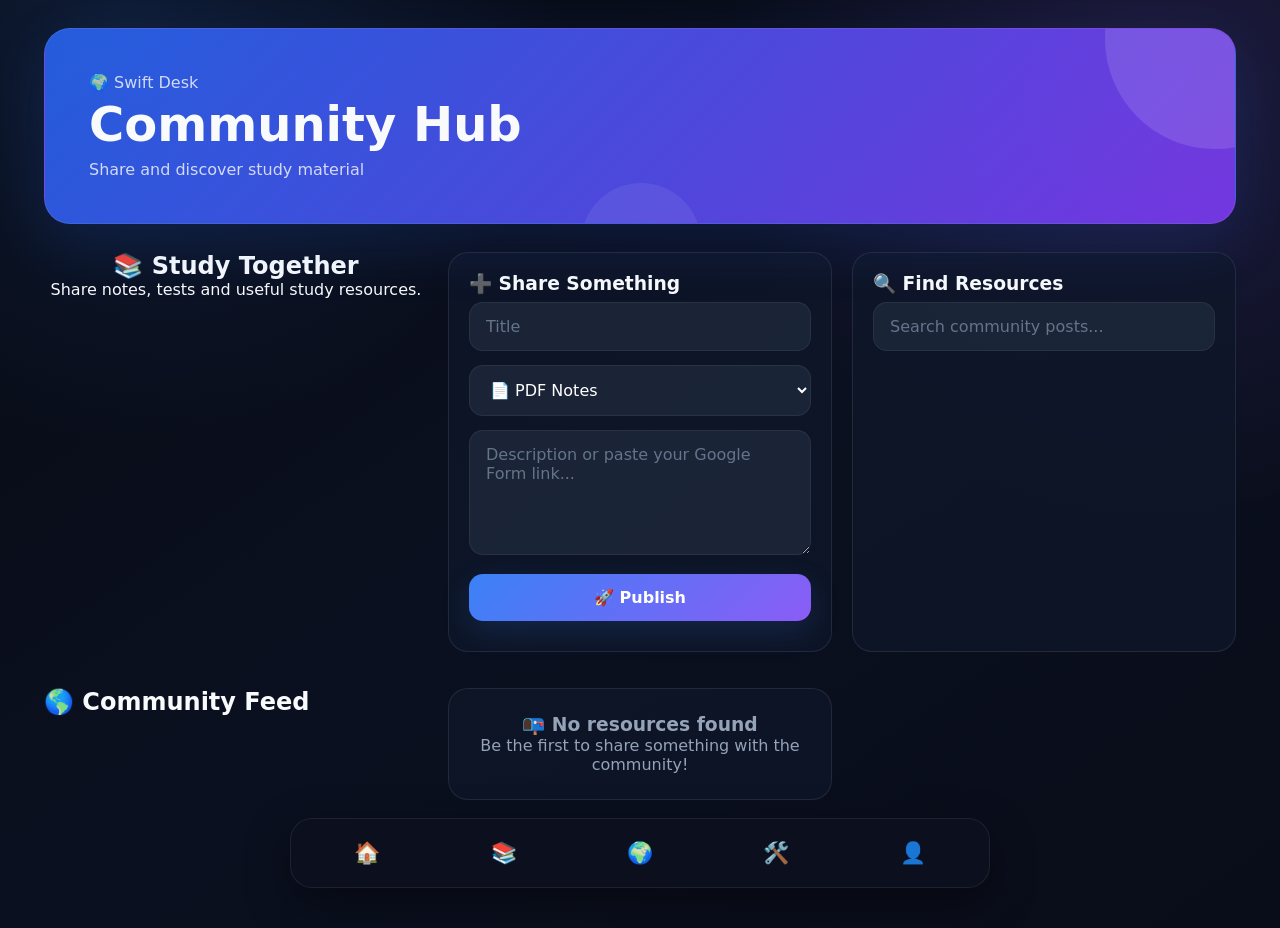
<file: community.html>
<!DOCTYPE html>
<html lang="en">

<head>
  <meta charset="UTF-8">
  <meta name="viewport" content="width=device-width, initial-scale=1.0">

  <title>Swift Desk • Community</title>

  <link rel="stylesheet" href="style.css">

  <style>
    .community-intro {
      text-align: center;
      margin-bottom: 10px;
    }

    .community-card {
      background: rgba(15, 23, 42, 0.75);
      border: 1px solid rgba(148, 163, 184, 0.15);
      border-radius: 20px;
      padding: 20px;
      margin-bottom: 16px;
      transition: 0.25s ease;
    }

    .community-card:hover {
      transform: translateY(-3px);
    }

    .community-card h3 {
      margin-top: 0;
    }

    .tag {
      display: inline-block;
      padding: 6px 12px;
      border-radius: 20px;
      background: linear-gradient(135deg, #2563eb, #7c3aed);
      font-size: 12px;
      margin-top: 8px;
    }

    .post-date {
      color: #94a3b8;
      font-size: 13px;
      margin-top: 10px;
    }

    .empty-community {
      text-align: center;
      color: #94a3b8;
      padding: 25px;
    }

    .publish-status {
      margin-top: 10px;
      color: #94a3b8;
      font-size: 14px;
    }
  </style>
</head>

<body>

  <!-- HERO -->
  <div class="hero">

    <p>🌍 Swift Desk</p>

    <h1>Community Hub</h1>

    <p>
      Share and discover study material
    </p>

  </div>


  <!-- COMMUNITY -->
  <div class="menu">

    <div class="community-intro">
      <h2>📚 Study Together</h2>

      <p>
        Share notes, tests and useful study resources.
      </p>
    </div>


    <!-- CREATE POST -->
    <div class="community-card">

      <h3>➕ Share Something</h3>

      <input
        id="title"
        type="text"
        placeholder="Title"
        maxlength="100"
      >

      <select id="type">

        <option value="PDF Notes">
          📄 PDF Notes
        </option>

        <option value="Image Notes">
          🖼️ Image Notes
        </option>

        <option value="Test">
          📝 Test
        </option>

        <option value="Google Form">
          📋 Google Form
        </option>

        <option value="Study Resource">
          📚 Study Resource
        </option>

      </select>


      <textarea
        id="description"
        rows="5"
        placeholder="Description or paste your Google Form link..."
      ></textarea>


      <button id="publish">
        🚀 Publish
      </button>

      <p
        id="status"
        class="publish-status"
      ></p>

    </div>


    <!-- SEARCH -->
    <div class="community-card">

      <h3>🔍 Find Resources</h3>

      <input
        id="search"
        type="text"
        placeholder="Search community posts..."
      >

    </div>


    <!-- FEED -->
    <h2>🌎 Community Feed</h2>

    <div id="feed"></div>

  </div>


  <!-- BOTTOM NAVIGATION -->
  <div class="nav">

    <a
      href="dashboard.html"
      title="Home"
      aria-label="Home"
    >
      🏠
    </a>

    <a
      href="notes.html"
      title="Notes"
      aria-label="Notes"
    >
      📚
    </a>

    <a
      href="community.html"
      title="Community"
      aria-label="Community"
    >
      🌍
    </a>

    <a
      href="tools.html"
      title="Tools"
      aria-label="Tools"
    >
      🛠️
    </a>

    <a
      href="profile.html"
      title="Profile"
      aria-label="Profile"
    >
      👤
    </a>

  </div>


  <!-- COMMUNITY LOGIC -->
  <script>

    let posts = JSON.parse(
      localStorage.getItem("community_posts") || "[]"
    );


    const titleInput =
      document.getElementById("title");

    const typeInput =
      document.getElementById("type");

    const descriptionInput =
      document.getElementById("description");

    const publishButton =
      document.getElementById("publish");

    const searchInput =
      document.getElementById("search");

    const feed =
      document.getElementById("feed");

    const status =
      document.getElementById("status");


    // -----------------------------
    // SAVE POSTS
    // -----------------------------

    function savePosts() {

      localStorage.setItem(
        "community_posts",
        JSON.stringify(posts)
      );

    }


    // -----------------------------
    // PUBLISH
    // -----------------------------

    publishButton.addEventListener(
      "click",
      function () {

        const title =
          titleInput.value.trim();

        const description =
          descriptionInput.value.trim();

        const type =
          typeInput.value;


        if (!title || !description) {

          status.textContent =
            "Please fill in the title and description.";

          return;

        }


        posts.unshift({

          id: Date.now(),

          title: title,

          type: type,

          description: description,

          date: new Date().toLocaleDateString()

        });


        savePosts();


        titleInput.value = "";

        descriptionInput.value = "";

        status.textContent =
          "✅ Published successfully!";


        renderPosts();

      }
    );


    // -----------------------------
    // RENDER
    // -----------------------------

    function renderPosts() {

      const query =
        searchInput.value
          .trim()
          .toLowerCase();


      feed.innerHTML = "";


      const filteredPosts =
        posts.filter(function (post) {

          return (

            post.title
              .toLowerCase()
              .includes(query)

            ||

            post.description
              .toLowerCase()
              .includes(query)

            ||

            post.type
              .toLowerCase()
              .includes(query)

          );

        });


      if (filteredPosts.length === 0) {

        feed.innerHTML = `
          <div class="community-card empty-community">
            <h3>📭 No resources found</h3>
            <p>
              Be the first to share something with the community!
            </p>
          </div>
        `;

        return;

      }


      filteredPosts.forEach(function (post) {

        const card =
          document.createElement("div");

        card.className =
          "community-card";


        card.innerHTML = `

          <h3>${escapeHTML(post.title)}</h3>

          <p>
            ${escapeHTML(post.description)}
          </p>

          <span class="tag">
            ${escapeHTML(post.type)}
          </span>

          <p class="post-date">
            Shared on ${escapeHTML(post.date)}
          </p>

        `;


        feed.appendChild(card);

      });

    }


    // -----------------------------
    // SEARCH
    // -----------------------------

    searchInput.addEventListener(
      "input",
      renderPosts
    );


    // -----------------------------
    // SECURITY
    // -----------------------------

    function escapeHTML(text) {

      const div =
        document.createElement("div");

      div.textContent = text;

      return div.innerHTML;

    }


    // -----------------------------
    // START
    // -----------------------------

    renderPosts();

  </script>

</body>
</html>
</file>
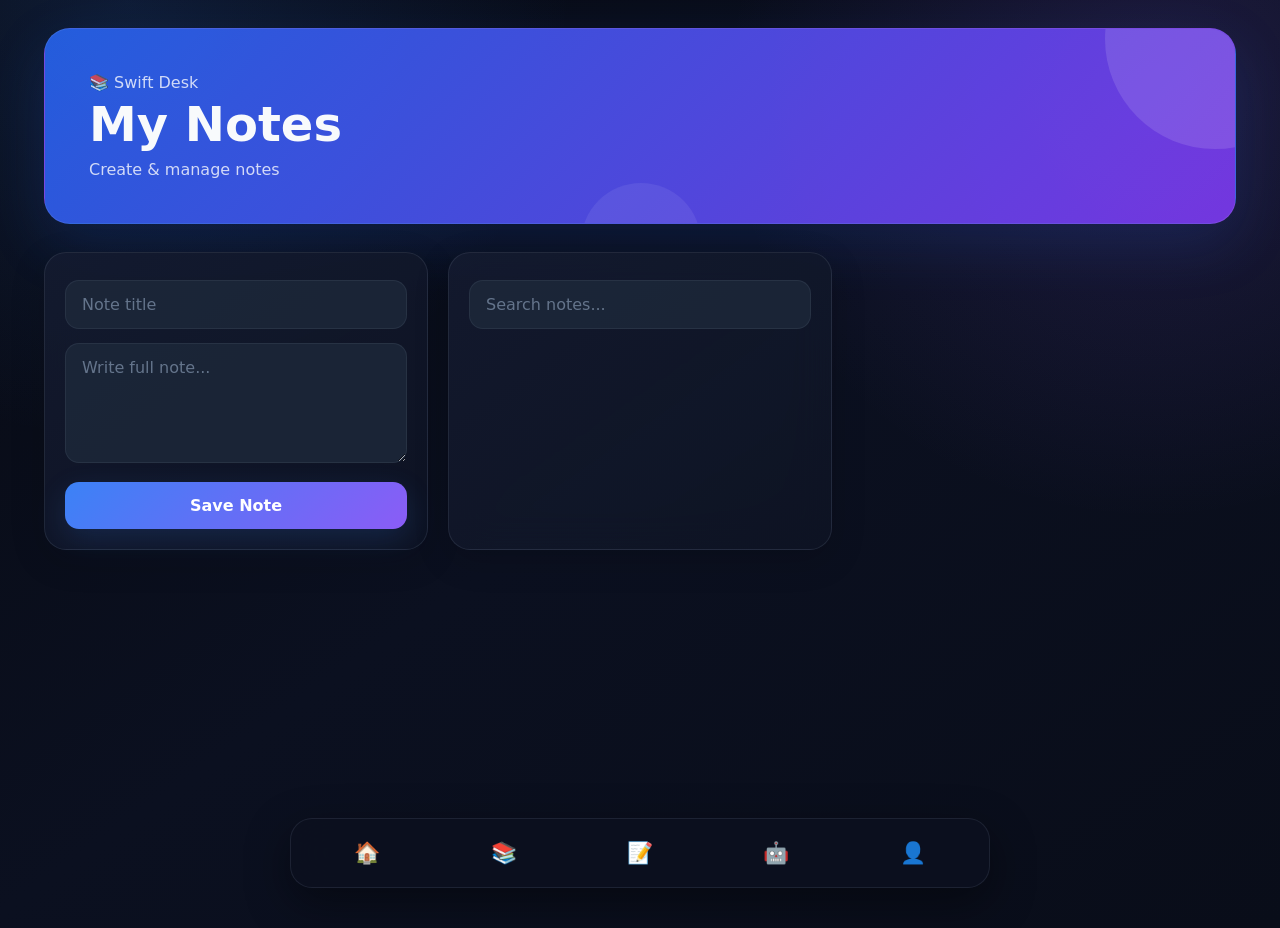
<file: notes.html>
<!DOCTYPE html>
<html>
<head>
<meta charset="UTF-8">
<meta name="viewport" content="width=device-width, initial-scale=1.0">
<title>Swift Desk • Notes</title>
<link rel="stylesheet" href="style.css">
<style>
.note{background:#1E293B;padding:16px;border-radius:16px;margin:10px 0;cursor:pointer}
.top{display:flex;justify-content:space-between;align-items:center}
.modal{position:fixed;inset:0;background:rgba(0,0,0,.8);display:none;justify-content:center;align-items:center;padding:20px}
.box{background:#1E293B;width:100%;max-width:500px;border-radius:18px;padding:18px}
.preview{color:#CBD5E1}
</style>
</head>
<body>

<div class="hero">
  <p>📚 Swift Desk</p>
  <h1>My Notes</h1>
  <p>Create & manage notes</p>
</div>

<div class="menu">

  <div class="big-card">
    <input id="title" placeholder="Note title">
    <textarea id="content" placeholder="Write full note..."></textarea>
    <button id="save">Save Note</button>
  </div>

  <div class="big-card">
    <input id="search" placeholder="Search notes...">
  </div>

  <div id="list"></div>

</div>

<div class="modal" id="modal">
  <div class="box">
    <h2 id="viewTitle"></h2>
    <p id="viewContent"></p>
    <br>
    <button onclick="closeNote()">Close</button>
  </div>
</div>

<div class="nav">
  <a href="dashboard.html">🏠</a>
  <a href="notes.html">📚</a>
  <a href="quiz.html">📝</a>
  <a href="ai.html">🤖</a>
  <a href="profile.html">👤</a>
</div>

<script>
let notes=JSON.parse(localStorage.getItem("swift_notes")||"[]");

function saveDB(){
 localStorage.setItem("swift_notes",JSON.stringify(notes));
}

function render(){
 const key=search.value.toLowerCase();
 list.innerHTML="";

 notes.filter(n=>n.title.toLowerCase().includes(key)||n.content.toLowerCase().includes(key))
 .forEach(n=>{
   const d=document.createElement("div");
   d.className="note";
   d.innerHTML=`
    <div class="top">
      <h3>${n.title}</h3>
      <button onclick="del(${n.id});event.stopPropagation()">🗑</button>
    </div>
    <p class="preview">${n.content.substring(0,80)}...</p>`;
   d.onclick=()=>openNote(n);
   list.appendChild(d);
 });
}

function openNote(n){
 modal.style.display="flex";
 viewTitle.innerText=n.title;
 viewContent.innerText=n.content;
}

function closeNote(){
 modal.style.display="none";
}

function del(id){
 notes=notes.filter(x=>x.id!==id);
 saveDB();
 render();
}

save.onclick=()=>{
 if(title.value===""||content.value==="") return;

 notes.unshift({
   id:Date.now(),
   title:title.value,
   content:content.value
 });

 saveDB();
 title.value="";
 content.value="";
 render();
};

search.oninput=render;
render();
</script>

</body>
</html>
</file>
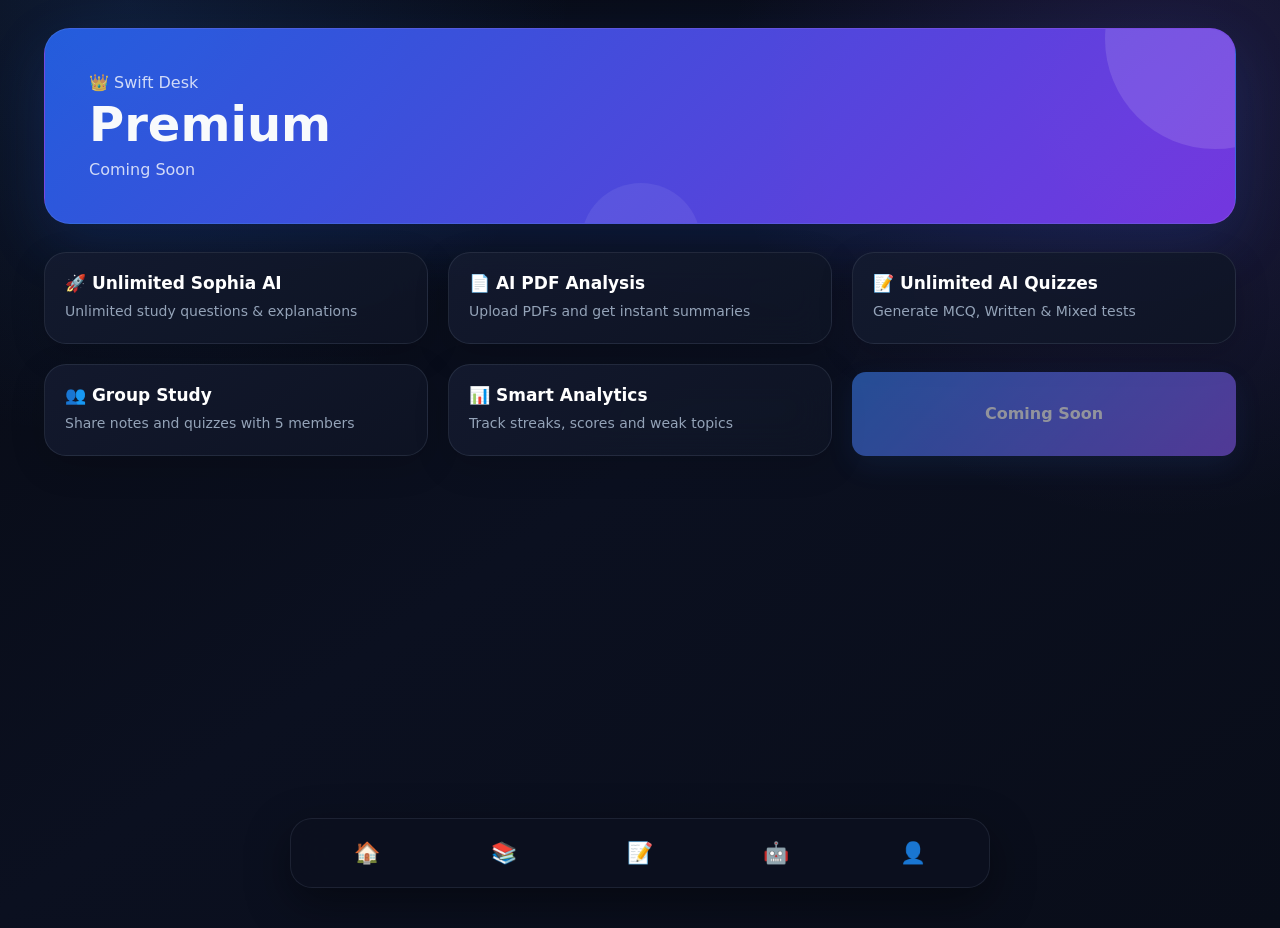
<file: premium.html>
<!DOCTYPE html>
<html>
<head>
  <title>Swift Desk Premium</title>
  <link rel="stylesheet" href="style.css">
</head>
<body>

<div class="hero">
  <p>👑 Swift Desk</p>
  <h1>Premium</h1>
  <p>Coming Soon</p>
</div>

<div class="menu">

  <div class="big-card">
    <h3>🚀 Unlimited Sophia AI</h3>
    <p>Unlimited study questions & explanations</p>
  </div>

  <div class="big-card">
    <h3>📄 AI PDF Analysis</h3>
    <p>Upload PDFs and get instant summaries</p>
  </div>

  <div class="big-card">
    <h3>📝 Unlimited AI Quizzes</h3>
    <p>Generate MCQ, Written & Mixed tests</p>
  </div>

  <div class="big-card">
    <h3>👥 Group Study</h3>
    <p>Share notes and quizzes with 5 members</p>
  </div>

  <div class="big-card">
    <h3>📊 Smart Analytics</h3>
    <p>Track streaks, scores and weak topics</p>
  </div>

  <button disabled>Coming Soon</button>

</div>

<div class="nav">
  <a href="dashboard.html">🏠</a>
  <a href="notes.html">📚</a>
  <a href="quiz.html">📝</a>
  <a href="ai.html">🤖</a>
  <a href="profile.html">👤</a>
</div>

</body>
</html>
</file>
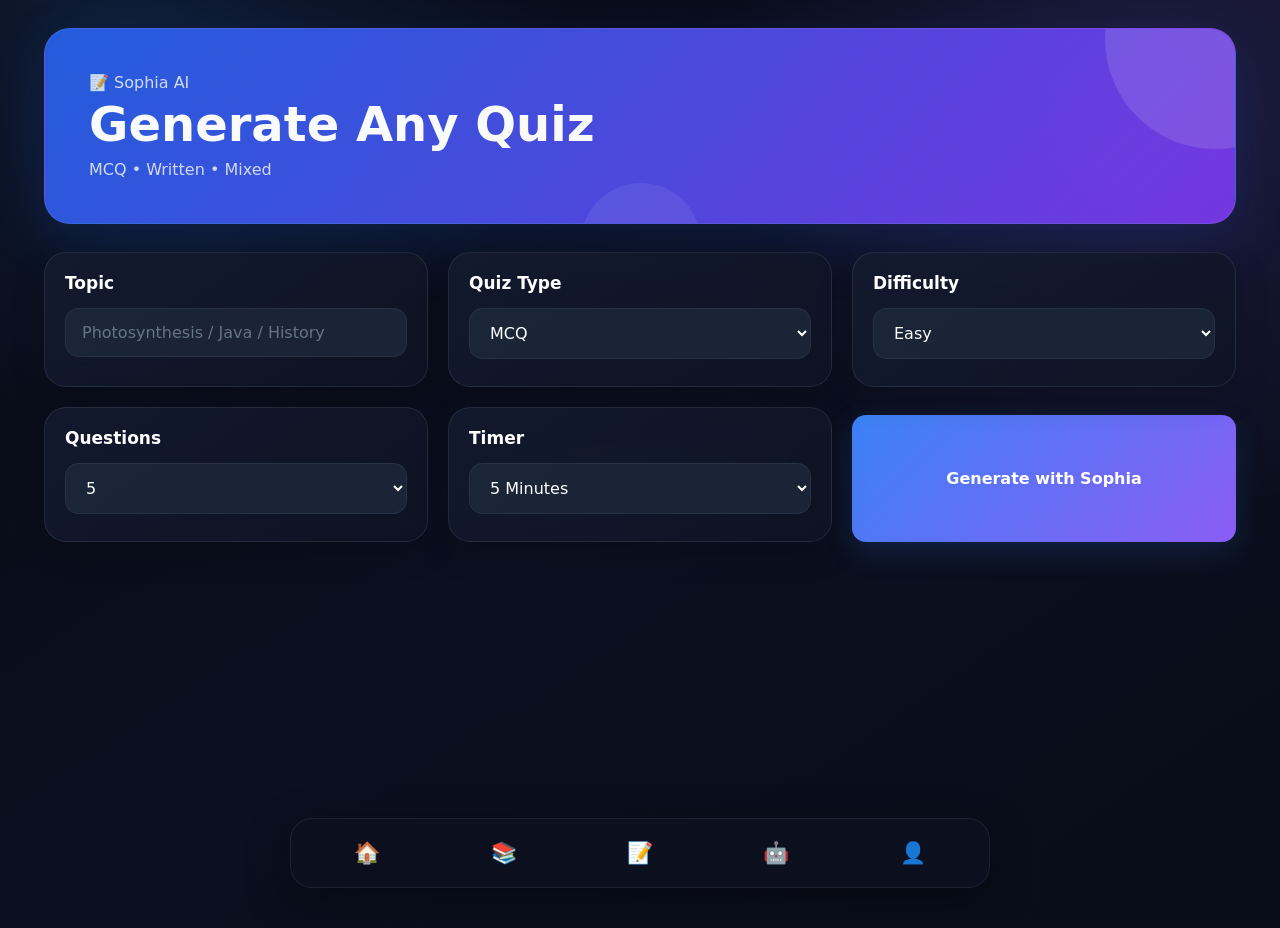
<file: quiz.html>
<!DOCTYPE html>
<html>
<head>
  <meta charset="UTF-8">
  <meta name="viewport" content="width=device-width, initial-scale=1.0">
  <title>Swift Desk • Sophia Quiz</title>
  <link rel="stylesheet" href="style.css">
</head>
<body>

<div class="hero">
  <p>📝 Sophia AI</p>
  <h1>Generate Any Quiz</h1>
  <p>MCQ • Written • Mixed</p>
</div>

<div class="menu" id="setup">

  <div class="big-card">
    <h3>Topic</h3>
    <input id="topic" placeholder="Photosynthesis / Java / History">
  </div>

  <div class="big-card">
    <h3>Quiz Type</h3>
    <select id="type">
      <option>MCQ</option>
      <option>Written</option>
      <option>Mixed</option>
    </select>
  </div>

  <div class="big-card">
    <h3>Difficulty</h3>
    <select id="difficulty">
      <option>Easy</option>
      <option>Medium</option>
      <option>Hard</option>
    </select>
  </div>

  <div class="big-card">
    <h3>Questions</h3>
    <select id="count">
      <option>5</option>
      <option>10</option>
      <option>15</option>
    </select>
  </div>

  <div class="big-card">
    <h3>Timer</h3>
    <select id="timerSelect">
      <option value="300">5 Minutes</option>
      <option value="600">10 Minutes</option>
      <option value="1200">20 Minutes</option>
    </select>
  </div>

  <button id="generate">Generate with Sophia</button>

</div>

<div class="menu" id="quiz" style="display:none">

  <div class="big-card">
    <h3 id="timer">05:00</h3>
    <p id="progress"></p>
    <h2 id="question"></h2>
  </div>

  <button class="option" id="o0"></button>
  <button class="option" id="o1"></button>
  <button class="option" id="o2"></button>
  <button class="option" id="o3"></button>

  <button id="next">Next</button>

</div>

<div class="menu" id="result" style="display:none">

  <div class="big-card">
    <h1>🎉 Finished</h1>
    <h2 id="score"></h2>
    <p id="review"></p>
  </div>

  <button onclick="location.reload()">New Quiz</button>

</div>

<div class="nav">
  <a href="dashboard.html">🏠</a>
  <a href="notes.html">📚</a>
  <a href="quiz.html">📝</a>
  <a href="ai.html">🤖</a>
  <a href="profile.html">👤</a>
</div>

<script>
const BACKEND_URL = "YOUR_FIREBASE_FUNCTION_URL";

let quiz=[], current=0, marks=0, selected=-1;
let seconds=300, interval;

document.getElementById("generate").onclick = async ()=>{
  const topic = topicInput.value.trim();
  if(!topic){ alert("Enter a topic"); return; }

  generate.innerText="Generating...";
  generate.disabled=true;

  try{
    const res = await fetch(BACKEND_URL,{
      method:"POST",
      headers:{"Content-Type":"application/json"},
      body:JSON.stringify({
        task:"quiz",
        topic,
        type:type.value,
        difficulty:difficulty.value,
        count:Number(count.value)
      })
    });

    const data = await res.json();
    quiz = data.questions;

    setup.style.display="none";
    quizPage.style.display="flex";

    seconds = Number(timerSelect.value);
    loadQuestion();
    startTimer();

  }catch(e){
    alert("Sophia is offline. Connect Firebase backend.");
  }

  generate.innerText="Generate with Sophia";
  generate.disabled=false;
};

const topicInput=document.getElementById("topic");
const type=document.getElementById("type");
const difficulty=document.getElementById("difficulty");
const count=document.getElementById("count");
const timerSelect=document.getElementById("timerSelect");
const setup=document.getElementById("setup");
const quizPage=document.getElementById("quiz");

function loadQuestion(){
  const q=quiz[current];
  progress.innerText=`Question ${current+1} / ${quiz.length}`;
  question.innerText=q.question;

  q.options.forEach((t,i)=>{
    const b=document.getElementById("o"+i);
    b.innerText=t;
    b.style.background="#2563EB";
    b.onclick=()=>select(i);
  });

  selected=-1;
}

function select(i){
  selected=i;
  for(let x=0;x<4;x++)
    document.getElementById("o"+x).style.background="#2563EB";
  document.getElementById("o"+i).style.background="#16A34A";
}

next.onclick=()=>{
  if(selected===quiz[current].answer) marks++;

  current++;

  if(current<quiz.length){
    loadQuestion();
  }else{
    finish();
  }
};

function startTimer(){
  interval=setInterval(()=>{
    seconds--;

    let m=String(Math.floor(seconds/60)).padStart(2,"0");
    let s=String(seconds%60).padStart(2,"0");

    timer.innerText=`${m}:${s}`;

    if(seconds<=0){
      finish();
    }
  },1000);
}

function finish(){
  clearInterval(interval);

  quizPage.style.display="none";
  result.style.display="flex";

  score.innerText=`${marks} / ${quiz.length}`;

  if(marks===quiz.length)
    review.innerText="Outstanding! Sophia says you're exam ready.";
  else if(marks>=quiz.length*0.6)
    review.innerText="Great job! Revise weak topics once.";
  else
    review.innerText="Keep practicing. Sophia recommends another quiz.";
}
</script>

</body>
</html>
</file>
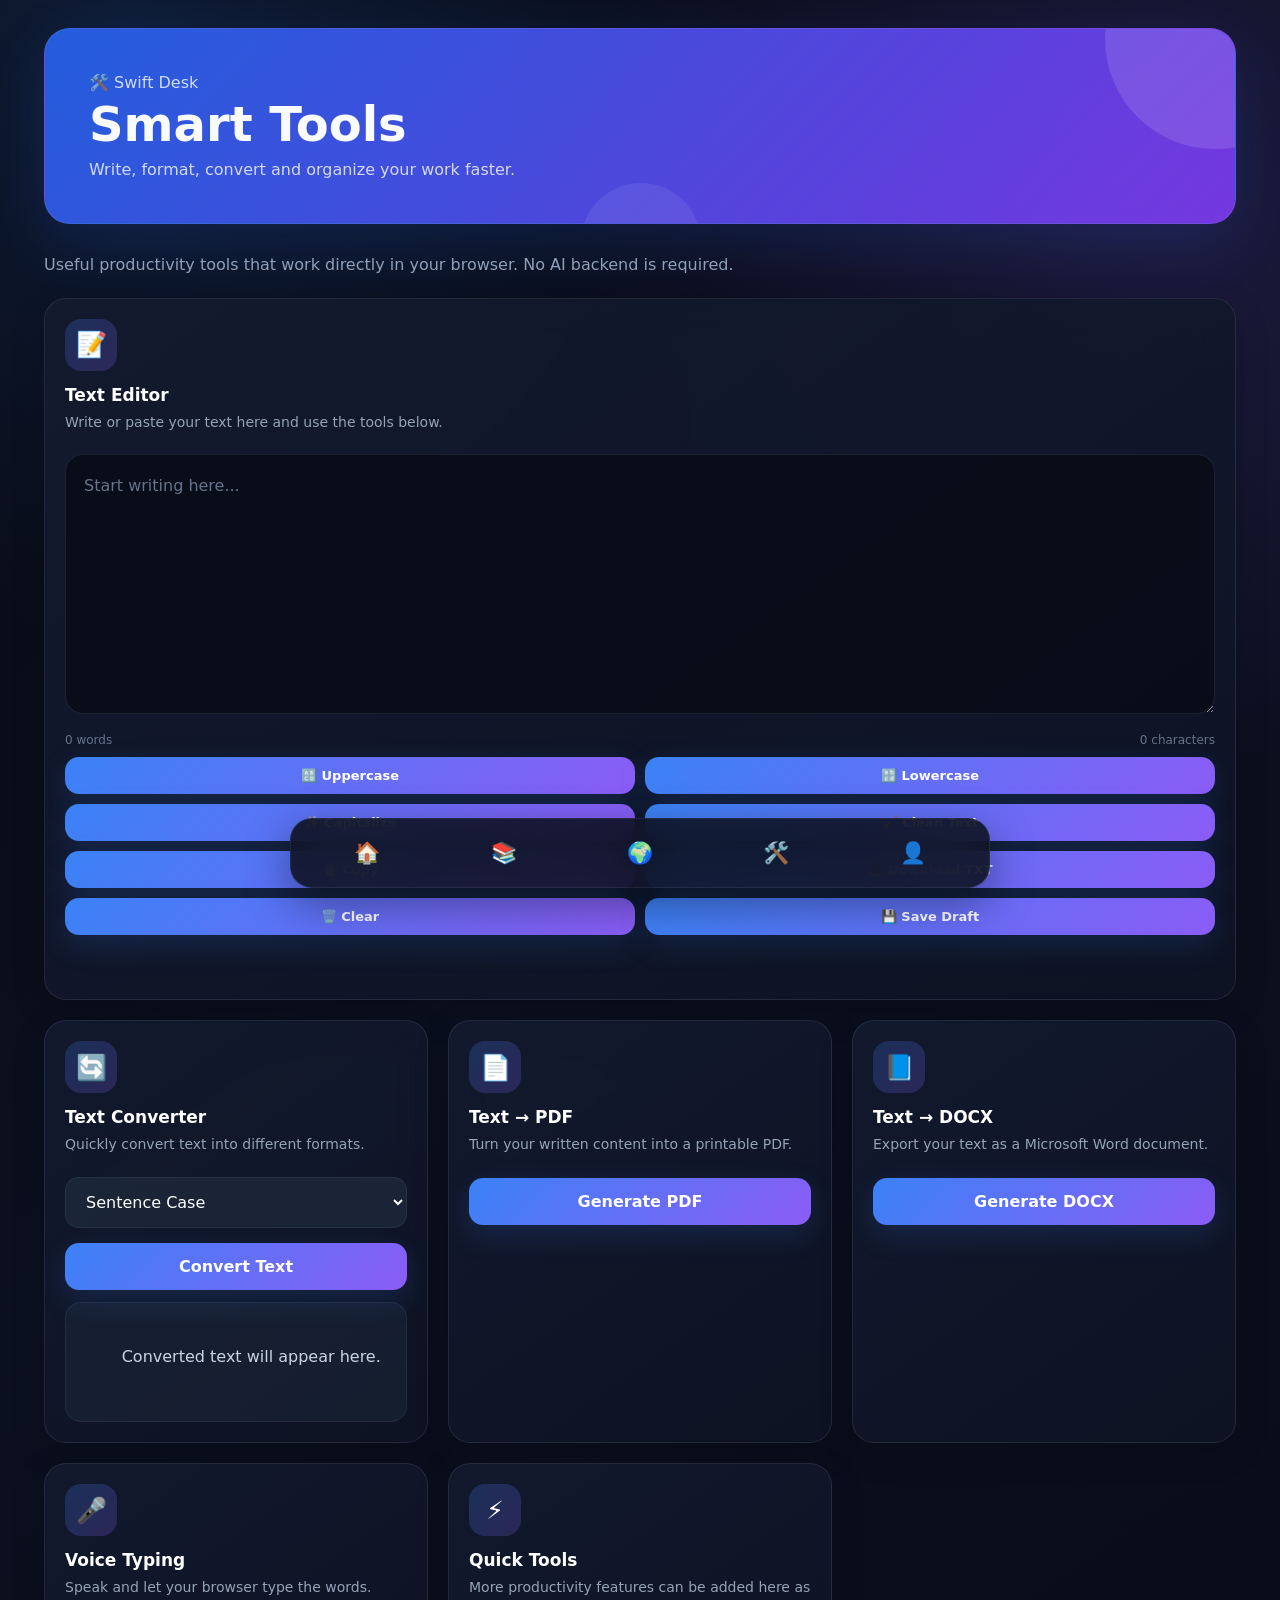
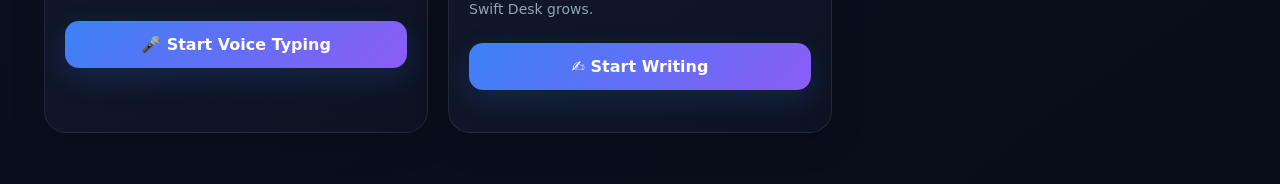
<file: tools.html>
<!DOCTYPE html>
<html lang="en">
<head>
  <meta charset="UTF-8">
  <meta name="viewport" content="width=device-width, initial-scale=1.0">

  <title>Swift Desk • Tools</title>

  <link rel="stylesheet" href="style.css">

  <style>
    /* =====================================================
       SWIFT DESK TOOLS
       ===================================================== */

    .tools-intro {
      margin: 16px;
      color: #94a3b8;
      line-height: 1.6;
    }

    .tool-card {
      position: relative;
      overflow: hidden;
    }

    .tool-icon {
      width: 52px;
      height: 52px;

      display: flex;
      align-items: center;
      justify-content: center;

      margin-bottom: 14px;

      border-radius: 16px;

      background: linear-gradient(
        135deg,
        rgba(59, 130, 246, 0.22),
        rgba(139, 92, 246, 0.22)
      );

      font-size: 25px;
    }

    .tool-card h3 {
      margin-bottom: 7px;
    }

    .tool-card p {
      margin-bottom: 14px;
    }

    .editor-card {
      grid-column: 1 / -1;
    }

    .editor {
      width: 100%;
      min-height: 260px;

      padding: 18px;

      border: 1px solid rgba(148, 163, 184, 0.14);
      border-radius: 18px;

      background: rgba(7, 10, 19, 0.7);

      color: #f8fafc;

      resize: vertical;

      line-height: 1.65;
    }

    .editor:focus {
      border-color: rgba(96, 165, 250, 0.6);
    }

    .tool-row {
      display: grid;
      grid-template-columns: repeat(2, 1fr);
      gap: 10px;
      margin-top: 10px;
    }

    .tool-row button {
      margin-top: 0;
    }

    .small-btn {
      padding: 11px 12px;
      font-size: 13px;
    }

    .status {
      min-height: 20px;

      margin-top: 10px;

      color: #94a3b8;

      font-size: 13px;
    }

    .counter {
      display: flex;
      justify-content: space-between;

      margin-top: 8px;

      color: #64748b;

      font-size: 12px;
    }

    .converter-output {
      min-height: 120px;

      margin-top: 12px;
      padding: 15px;

      border: 1px solid rgba(148, 163, 184, 0.1);
      border-radius: 16px;

      background: rgba(30, 41, 59, 0.55);

      color: #cbd5e1;

      white-space: pre-wrap;
      word-break: break-word;

      line-height: 1.6;
    }

    .voice-active {
      background: linear-gradient(
        135deg,
        #ef4444,
        #dc2626
      ) !important;

      animation: pulse 1.2s infinite;
    }

    @keyframes pulse {
      0% {
        box-shadow: 0 0 0 rgba(239, 68, 68, 0);
      }

      50% {
        box-shadow: 0 0 25px rgba(239, 68, 68, 0.35);
      }

      100% {
        box-shadow: 0 0 0 rgba(239, 68, 68, 0);
      }
    }

    @media (max-width: 599px) {

      .tool-row {
        grid-template-columns: 1fr;
      }

      .editor {
        min-height: 220px;
      }

    }

    @media (min-width: 900px) {

      .tools-intro {
        margin: 20px 16px;
      }

    }
  </style>
</head>

<body>

  <!-- =====================================================
       HERO
       ===================================================== -->

  <div class="hero">

    <p>🛠️ Swift Desk</p>

    <h1>Smart Tools</h1>

    <p>
      Write, format, convert and organize your work faster.
    </p>

  </div>


  <p class="tools-intro">
    Useful productivity tools that work directly in your browser.
    No AI backend is required.
  </p>


  <!-- =====================================================
       TOOLS
       ===================================================== -->

  <div class="menu">


    <!-- TEXT EDITOR -->

    <div class="big-card tool-card editor-card">

      <div class="tool-icon">
        📝
      </div>

      <h3>Text Editor</h3>

      <p>
        Write or paste your text here and use the tools below.
      </p>

      <textarea
        id="editor"
        class="editor"
        placeholder="Start writing here..."
      ></textarea>

      <div class="counter">

        <span id="wordCount">
          0 words
        </span>

        <span id="charCount">
          0 characters
        </span>

      </div>

      <div class="tool-row">

        <button
          id="uppercase"
          class="small-btn">
          🔠 Uppercase
        </button>

        <button
          id="lowercase"
          class="small-btn">
          🔡 Lowercase
        </button>

        <button
          id="capitalize"
          class="small-btn">
          ✨ Capitalize
        </button>

        <button
          id="clean"
          class="small-btn">
          🧹 Clean Text
        </button>

      </div>

      <div class="tool-row">

        <button
          id="copy"
          class="small-btn">
          📋 Copy
        </button>

        <button
          id="downloadTxt"
          class="small-btn">
          📥 Download TXT
        </button>

        <button
          id="clear"
          class="small-btn">
          🗑️ Clear
        </button>

        <button
          id="saveLocal"
          class="small-btn">
          💾 Save Draft
        </button>

      </div>

      <p
        id="editorStatus"
        class="status">
      </p>

    </div>


    <!-- TEXT CONVERTER -->

    <div class="big-card tool-card">

      <div class="tool-icon">
        🔄
      </div>

      <h3>Text Converter</h3>

      <p>
        Quickly convert text into different formats.
      </p>

      <select id="convertType">

        <option value="sentence">
          Sentence Case
        </option>

        <option value="uppercase">
          UPPERCASE
        </option>

        <option value="lowercase">
          lowercase
        </option>

        <option value="title">
          Title Case
        </option>

      </select>

      <button id="convert">
        Convert Text
      </button>

      <div
        id="converterOutput"
        class="converter-output">
        Converted text will appear here.
      </div>

    </div>


    <!-- PDF -->

    <div class="big-card tool-card">

      <div class="tool-icon">
        📄
      </div>

      <h3>Text → PDF</h3>

      <p>
        Turn your written content into a printable PDF.
      </p>

      <button id="pdf">
        Generate PDF
      </button>

      <p
        id="pdfStatus"
        class="status">
      </p>

    </div>


    <!-- DOCX -->

    <div class="big-card tool-card">

      <div class="tool-icon">
        📘
      </div>

      <h3>Text → DOCX</h3>

      <p>
        Export your text as a Microsoft Word document.
      </p>

      <button id="docx">
        Generate DOCX
      </button>

      <p
        id="docxStatus"
        class="status">
      </p>

    </div>


    <!-- VOICE -->

    <div class="big-card tool-card">

      <div class="tool-icon">
        🎤
      </div>

      <h3>Voice Typing</h3>

      <p>
        Speak and let your browser type the words.
      </p>

      <button id="voice">
        🎤 Start Voice Typing
      </button>

      <p
        id="voiceStatus"
        class="status">
      </p>

    </div>


    <!-- QUICK INFO -->

    <div class="big-card tool-card">

      <div class="tool-icon">
        ⚡
      </div>

      <h3>Quick Tools</h3>

      <p>
        More productivity features can be added here as Swift Desk grows.
      </p>

      <button
        onclick="document.getElementById('editor').focus()">
        ✍️ Start Writing
      </button>

    </div>


  </div>


  <!-- =====================================================
       NAVIGATION
       ===================================================== -->

  <div class="nav">

    <a href="dashboard.html">
      🏠
    </a>

    <a href="notes.html">
      📚
    </a>

    <a href="community.html">
      🌍
    </a>

    <a href="tools.html">
      🛠️
    </a>

    <a href="profile.html">
      👤
    </a>

  </div>


  <!-- =====================================================
       JAVASCRIPT
       ===================================================== -->

  <script>

    const editor =
      document.getElementById("editor");

    const wordCount =
      document.getElementById("wordCount");

    const charCount =
      document.getElementById("charCount");

    const editorStatus =
      document.getElementById("editorStatus");


    /* -----------------------------------------------------
       COUNTER
       ----------------------------------------------------- */

    function updateCounter() {

      const text = editor.value.trim();

      const words =
        text === ""
          ? 0
          : text.split(/\s+/).length;

      wordCount.textContent =
        words + (words === 1 ? " word" : " words");

      charCount.textContent =
        editor.value.length +
        (editor.value.length === 1
          ? " character"
          : " characters");

    }

    editor.addEventListener(
      "input",
      updateCounter
    );


    /* -----------------------------------------------------
       UPPERCASE
       ----------------------------------------------------- */

    document
      .getElementById("uppercase")
      .onclick = () => {

        editor.value =
          editor.value.toUpperCase();

        updateCounter();

      };


    /* -----------------------------------------------------
       LOWERCASE
       ----------------------------------------------------- */

    document
      .getElementById("lowercase")
      .onclick = () => {

        editor.value =
          editor.value.toLowerCase();

        updateCounter();

      };


    /* -----------------------------------------------------
       CAPITALIZE
       ----------------------------------------------------- */

    document
      .getElementById("capitalize")
      .onclick = () => {

        editor.value =
          editor.value
            .toLowerCase()
            .replace(
              /(^\s*\w|[.!?]\s*\w)/g,
              letter => letter.toUpperCase()
            );

        updateCounter();

      };


    /* -----------------------------------------------------
       CLEAN TEXT
       ----------------------------------------------------- */

    document
      .getElementById("clean")
      .onclick = () => {

        editor.value =
          editor.value
            .replace(/[ \t]+/g, " ")
            .replace(/\n{3,}/g, "\n\n")
            .trim();

        updateCounter();

      };


    /* -----------------------------------------------------
       COPY
       ----------------------------------------------------- */

    document
      .getElementById("copy")
      .onclick = async () => {

        if (!editor.value.trim()) {

          editorStatus.textContent =
            "Write something first.";

          return;
        }

        try {

          await navigator.clipboard.writeText(
            editor.value
          );

          editorStatus.textContent =
            "✓ Text copied.";

        } catch {

          editor.select();

          document.execCommand("copy");

          editorStatus.textContent =
            "✓ Text copied.";

        }

      };


    /* -----------------------------------------------------
       CLEAR
       ----------------------------------------------------- */

    document
      .getElementById("clear")
      .onclick = () => {

        editor.value = "";

        updateCounter();

        editorStatus.textContent =
          "Editor cleared.";

      };


    /* -----------------------------------------------------
       SAVE DRAFT
       ----------------------------------------------------- */

    document
      .getElementById("saveLocal")
      .onclick = () => {

        localStorage.setItem(
          "swift_tools_draft",
          editor.value
        );

        editorStatus.textContent =
          "✓ Draft saved on this device.";

      };


    /* -----------------------------------------------------
       LOAD DRAFT
       ----------------------------------------------------- */

    const savedDraft =
      localStorage.getItem(
        "swift_tools_draft"
      );

    if (savedDraft) {

      editor.value = savedDraft;

      updateCounter();

    }


    /* -----------------------------------------------------
       DOWNLOAD TXT
       ----------------------------------------------------- */

    document
      .getElementById("downloadTxt")
      .onclick = () => {

        if (!editor.value.trim()) {

          editorStatus.textContent =
            "Write something first.";

          return;
        }

        const blob =
          new Blob(
            [editor.value],
            { type: "text/plain" }
          );

        const url =
          URL.createObjectURL(blob);

        const link =
          document.createElement("a");

        link.href = url;

        link.download =
          "swift-desk-note.txt";

        link.click();

        URL.revokeObjectURL(url);

        editorStatus.textContent =
          "✓ TXT file created.";

      };


    /* -----------------------------------------------------
       TEXT CONVERTER
       ----------------------------------------------------- */

    document
      .getElementById("convert")
      .onclick = () => {

        const text =
          editor.value.trim();

        if (!text) {

          document
            .getElementById("converterOutput")
            .textContent =
            "Write something in the editor first.";

          return;
        }

        const mode =
          document.getElementById(
            "convertType"
          ).value;

        let result = text;


        if (mode === "uppercase") {

          result =
            text.toUpperCase();

        }


        if (mode === "lowercase") {

          result =
            text.toLowerCase();

        }


        if (mode === "title") {

          result =
            text
              .toLowerCase()
              .replace(
                /\b\w/g,
                c => c.toUpperCase()
              );

        }


        if (mode === "sentence") {

          result =
            text
              .toLowerCase()
              .replace(
                /(^\s*\w|[.!?]\s*\w)/g,
                c => c.toUpperCase()
              );

        }


        document
          .getElementById(
            "converterOutput"
          )
          .textContent = result;

      };


    /* -----------------------------------------------------
       PDF
       -----------------------------------------------------

       Uses the browser's print dialog.
       This avoids requiring a server/backend.
       ----------------------------------------------------- */

    document
      .getElementById("pdf")
      .onclick = () => {

        if (!editor.value.trim()) {

          document
            .getElementById("pdfStatus")
            .textContent =
            "Write something first.";

          return;
        }

        const printWindow =
          window.open(
            "",
            "_blank"
          );

        if (!printWindow) {

          document
            .getElementById("pdfStatus")
            .textContent =
            "Allow pop-ups to create the PDF.";

          return;
        }

        const safeText =
          editor.value
            .replace(/&/g, "&amp;")
            .replace(/</g, "&lt;")
            .replace(/>/g, "&gt;");

        printWindow.document.write(`
          <!DOCTYPE html>
          <html>
          <head>
            <title>Swift Desk Document</title>

            <style>

              body {
                font-family: Arial, sans-serif;
                padding: 45px;
                line-height: 1.7;
                color: #111827;
              }

              h1 {
                margin-bottom: 25px;
              }

              .content {
                white-space: pre-wrap;
              }

            </style>

          </head>

          <body>

            <h1>Swift Desk</h1>

            <div class="content">
              ${safeText}
            </div>

          </body>
          </html>
        `);

        printWindow.document.close();

        printWindow.focus();

        setTimeout(() => {

          printWindow.print();

        }, 400);

        document
          .getElementById("pdfStatus")
          .textContent =
          "✓ Print dialog opened. Choose 'Save as PDF'.";

      };


    /* -----------------------------------------------------
       DOCX
       -----------------------------------------------------

       Creates a Word-compatible .doc file without
       requiring a backend.
       ----------------------------------------------------- */

    document
      .getElementById("docx")
      .onclick = () => {

        if (!editor.value.trim()) {

          document
            .getElementById("docxStatus")
            .textContent =
            "Write something first.";

          return;
        }

        const content =
          editor.value
            .replace(/&/g, "&amp;")
            .replace(/</g, "&lt;")
            .replace(/>/g, "&gt;")
            .replace(
              /\n/g,
              "<br>"
            );

        const html =
          `
          <html>

          <head>

            <meta charset="UTF-8">

          </head>

          <body>

            <h1>Swift Desk</h1>

            <p>
              ${content}
            </p>

          </body>

          </html>
          `;

        const blob =
          new Blob(
            ["\ufeff", html],
            {
              type:
                "application/msword"
            }
          );

        const url =
          URL.createObjectURL(blob);

        const link =
          document.createElement("a");

        link.href = url;

        link.download =
          "swift-desk-document.doc";

        link.click();

        URL.revokeObjectURL(url);

        document
          .getElementById("docxStatus")
          .textContent =
          "✓ Word-compatible document created.";

      };


    /* -----------------------------------------------------
       VOICE TYPING
       ----------------------------------------------------- */

    const voiceButton =
      document.getElementById("voice");

    const voiceStatus =
      document.getElementById(
        "voiceStatus"
      );


    const SpeechRecognition =
      window.SpeechRecognition ||
      window.webkitSpeechRecognition;


    let recognition = null;


    if (SpeechRecognition) {

      recognition =
        new SpeechRecognition();

      recognition.continuous = true;

      recognition.interimResults = true;

      recognition.lang = "en-IN";


      recognition.onstart = () => {

        voiceButton.textContent =
          "🔴 Stop Voice Typing";

        voiceButton.classList.add(
          "voice-active"
        );

        voiceStatus.textContent =
          "Listening... speak now.";

      };


      recognition.onend = () => {

        voiceButton.textContent =
          "🎤 Start Voice Typing";

        voiceButton.classList.remove(
          "voice-active"
        );

        voiceStatus.textContent =
          "Voice typing stopped.";

      };


      recognition.onerror = event => {

        voiceStatus.textContent =
          "Voice error: " +
          event.error;

      };


      recognition.onresult = event => {

        let finalText = "";

        for (
          let i = event.resultIndex;
          i < event.results.length;
          i++
        ) {

          if (
            event.results[i].isFinal
          ) {

            finalText +=
              event.results[i][0].transcript +
              " ";

          }

        }

        if (finalText) {

          editor.value += finalText;

          updateCounter();

        }

      };


      voiceButton.onclick = () => {

        if (
          voiceButton.classList.contains(
            "voice-active"
          )
        ) {

          recognition.stop();

        } else {

          recognition.start();

        }

      };

    } else {

      voiceButton.disabled = true;

      voiceStatus.textContent =
        "Voice typing is not supported by this browser.";

    }


  </script>

</body>
</html>
</file>
<file: style.css>
/* =========================================================
   SWIFT DESK — PREMIUM UI v4.0
   Responsive: Mobile • Tablet • Laptop • Desktop
   ========================================================= */

* {
  margin: 0;
  padding: 0;
  box-sizing: border-box;
}

:root {
  --bg: #080b16;
  --bg-soft: #0f1425;
  --card: rgba(20, 27, 48, 0.78);
  --card-solid: #141b30;
  --card-light: #1b2440;

  --blue: #3b82f6;
  --blue-light: #60a5fa;
  --purple: #8b5cf6;
  --purple-light: #a78bfa;

  --text: #f8fafc;
  --muted: #94a3b8;
  --border: rgba(148, 163, 184, 0.14);

  --success: #22c55e;
  --danger: #ef4444;

  --radius: 22px;
  --shadow: 0 20px 60px rgba(0, 0, 0, 0.35);
}

html {
  scroll-behavior: smooth;
}

body {
  min-height: 100vh;
  padding-bottom: 88px;

  color: var(--text);
  background:
    radial-gradient(circle at 10% 0%, rgba(59, 130, 246, 0.15), transparent 30%),
    radial-gradient(circle at 90% 10%, rgba(139, 92, 246, 0.15), transparent 30%),
    linear-gradient(145deg, #070a13, #0b1020 50%, #090d19);

  font-family:
    Inter,
    system-ui,
    -apple-system,
    BlinkMacSystemFont,
    "Segoe UI",
    Arial,
    sans-serif;

  overflow-x: hidden;
}

/* =========================================================
   COMMON
   ========================================================= */

a {
  color: inherit;
}

button,
input,
textarea,
select {
  font: inherit;
}

button {
  cursor: pointer;
}

::selection {
  background: rgba(96, 165, 250, 0.35);
  color: #fff;
}

/* =========================================================
   LOGIN
   ========================================================= */

.login-page {
  min-height: 100vh;
  padding: 24px;

  display: flex;
  align-items: center;
  justify-content: center;

  background:
    radial-gradient(circle at 20% 20%, rgba(59, 130, 246, 0.18), transparent 35%),
    radial-gradient(circle at 80% 80%, rgba(139, 92, 246, 0.18), transparent 35%),
    #070a13;
}

.login-box {
  width: 100%;
  max-width: 440px;

  padding: 32px;

  border: 1px solid var(--border);
  border-radius: 30px;

  background: rgba(15, 20, 37, 0.78);
  backdrop-filter: blur(24px);
  -webkit-backdrop-filter: blur(24px);

  box-shadow: var(--shadow);

  animation: fadeUp 0.6s ease;
}

.logo {
  text-align: center;
  margin-bottom: 28px;
}

.logo h1 {
  font-size: 34px;
  font-weight: 800;

  background: linear-gradient(
    90deg,
    var(--blue-light),
    var(--purple-light)
  );

  -webkit-background-clip: text;
  background-clip: text;
  color: transparent;
}

.logo p {
  margin-top: 7px;
  color: var(--muted);
  font-size: 14px;
}

.login-box h2 {
  margin-bottom: 16px;
  font-size: 24px;
}

.feature-box {
  margin-top: 22px;
  padding: 16px;

  border: 1px solid rgba(96, 165, 250, 0.12);
  border-radius: 18px;

  background: rgba(59, 130, 246, 0.07);
}

.feature-box p {
  margin: 9px 0;
  color: #cbd5e1;
  font-size: 14px;
}

.footer {
  margin-top: 24px;
  text-align: center;
  color: #64748b;
  font-size: 12px;
}

/* =========================================================
   INPUTS
   ========================================================= */

input,
textarea,
select {
  width: 100%;

  padding: 14px 16px;
  margin: 7px 0;

  border: 1px solid rgba(148, 163, 184, 0.1);
  border-radius: 14px;

  outline: none;

  background: rgba(30, 41, 59, 0.82);
  color: #fff;

  transition:
    border-color 0.25s ease,
    box-shadow 0.25s ease,
    transform 0.25s ease;
}

input::placeholder,
textarea::placeholder {
  color: #64748b;
}

textarea {
  min-height: 120px;
  resize: vertical;
}

input:focus,
textarea:focus,
select:focus {
  border-color: rgba(96, 165, 250, 0.65);

  box-shadow:
    0 0 0 3px rgba(59, 130, 246, 0.12),
    0 10px 30px rgba(0, 0, 0, 0.15);
}

/* =========================================================
   BUTTONS
   ========================================================= */

button {
  width: 100%;

  padding: 14px 18px;
  margin-top: 8px;

  border: 0;
  border-radius: 14px;

  color: #fff;
  font-weight: 700;

  background: linear-gradient(
    135deg,
    var(--blue),
    var(--purple)
  );

  box-shadow: 0 10px 30px rgba(59, 130, 246, 0.16);

  transition:
    transform 0.25s ease,
    box-shadow 0.25s ease,
    filter 0.25s ease;
}

button:hover {
  transform: translateY(-2px);
  filter: brightness(1.08);

  box-shadow:
    0 15px 35px rgba(59, 130, 246, 0.25);
}

button:active {
  transform: translateY(0) scale(0.98);
}

button:disabled {
  opacity: 0.55;
  cursor: not-allowed;
  transform: none;
}

.secondary-btn {
  background: rgba(30, 41, 59, 0.9);

  border: 1px solid rgba(148, 163, 184, 0.15);

  box-shadow: none;
}

/* =========================================================
   HERO
   ========================================================= */

.hero {
  position: relative;

  margin: 16px;
  padding: 26px;

  border: 1px solid rgba(255, 255, 255, 0.08);
  border-radius: 26px;

  overflow: hidden;

  background:
    linear-gradient(
      135deg,
      rgba(37, 99, 235, 0.92),
      rgba(124, 58, 237, 0.92)
    );

  box-shadow:
    0 20px 60px rgba(37, 99, 235, 0.16);

  animation: fadeUp 0.55s ease;
}

.hero::before {
  content: "";

  position: absolute;

  width: 220px;
  height: 220px;

  right: -90px;
  top: -100px;

  border-radius: 50%;

  background: rgba(255, 255, 255, 0.12);
}

.hero::after {
  content: "";

  position: absolute;

  width: 120px;
  height: 120px;

  left: 45%;
  bottom: -80px;

  border-radius: 50%;

  background: rgba(255, 255, 255, 0.07);
}

.hero > * {
  position: relative;
  z-index: 1;
}

.hero h1 {
  margin: 5px 0 8px;

  font-size: 30px;
  line-height: 1.15;
}

.hero p {
  color: rgba(255, 255, 255, 0.78);
}

/* =========================================================
   STATS
   ========================================================= */

.stats {
  display: grid;

  grid-template-columns: repeat(2, 1fr);

  gap: 12px;

  margin: 16px;
}

.stat {
  padding: 20px;

  border: 1px solid var(--border);
  border-radius: 20px;

  text-align: center;

  background: var(--card);

  backdrop-filter: blur(16px);

  transition:
    transform 0.25s ease,
    border-color 0.25s ease;
}

.stat h2 {
  margin-bottom: 5px;

  font-size: 28px;

  background: linear-gradient(
    135deg,
    var(--blue-light),
    var(--purple-light)
  );

  -webkit-background-clip: text;
  background-clip: text;
  color: transparent;
}

.stat p {
  color: var(--muted);
  font-size: 13px;
}

/* =========================================================
   MENUS / CARDS
   ========================================================= */

.menu {
  display: grid;

  grid-template-columns: 1fr;

  gap: 14px;

  margin: 16px;
}

.big-card {
  display: block;

  padding: 20px;

  border: 1px solid var(--border);
  border-radius: var(--radius);

  color: #fff;
  text-decoration: none;

  background:
    linear-gradient(
      145deg,
      rgba(20, 27, 48, 0.88),
      rgba(14, 20, 36, 0.88)
    );

  backdrop-filter: blur(18px);
  -webkit-backdrop-filter: blur(18px);

  box-shadow:
    0 10px 35px rgba(0, 0, 0, 0.16);

  transition:
    transform 0.28s ease,
    border-color 0.28s ease,
    box-shadow 0.28s ease;
}

.big-card h3 {
  margin-bottom: 8px;
  font-size: 17px;
}

.big-card p {
  color: var(--muted);
  line-height: 1.55;
  font-size: 14px;
}

.big-card:hover {
  transform: translateY(-5px);

  border-color: rgba(96, 165, 250, 0.3);

  box-shadow:
    0 20px 50px rgba(0, 0, 0, 0.28),
    0 0 30px rgba(59, 130, 246, 0.06);
}

.profile-card {
  margin: 16px;

  padding: 22px;

  border: 1px solid var(--border);
  border-radius: 24px;

  background: var(--card);
}

/* =========================================================
   AVATAR
   ========================================================= */

.avatar {
  width: 82px;
  height: 82px;

  margin: 0 auto 14px;

  display: flex;
  align-items: center;
  justify-content: center;

  border-radius: 50%;

  background:
    linear-gradient(
      135deg,
      var(--blue),
      var(--purple)
    );

  box-shadow:
    0 15px 40px rgba(59, 130, 246, 0.25);

  font-size: 30px;
}

/* =========================================================
   NAVIGATION
   ========================================================= */

.nav {
  position: fixed;

  left: 12px;
  right: 12px;
  bottom: 12px;

  z-index: 1000;

  display: flex;
  justify-content: space-around;
  align-items: center;

  padding: 10px 8px;

  border: 1px solid rgba(148, 163, 184, 0.13);
  border-radius: 22px;

  background: rgba(12, 17, 31, 0.88);

  backdrop-filter: blur(22px);
  -webkit-backdrop-filter: blur(22px);

  box-shadow:
    0 15px 45px rgba(0, 0, 0, 0.4);
}

.nav a {
  width: 52px;
  height: 48px;

  display: flex;
  align-items: center;
  justify-content: center;

  border-radius: 15px;

  color: #94a3b8;

  text-decoration: none;
  font-size: 21px;

  transition:
    color 0.25s ease,
    background 0.25s ease,
    transform 0.25s ease;
}

.nav a:hover,
.nav a:focus {
  color: #fff;

  background: rgba(59, 130, 246, 0.15);

  transform: translateY(-3px);
}

/* =========================================================
   CHAT / SOPHIA
   ========================================================= */

.chat-box {
  min-height: 280px;

  margin: 16px;
  padding: 16px;

  border: 1px solid var(--border);
  border-radius: 24px;

  background: rgba(15, 20, 37, 0.65);

  overflow-y: auto;

  box-shadow: inset 0 0 40px rgba(0, 0, 0, 0.15);
}

.ai-msg,
.user-msg {
  max-width: 88%;

  padding: 14px 16px;
  margin-bottom: 12px;

  border-radius: 18px;

  animation: fadeUp 0.3s ease;
}

.ai-msg {
  margin-right: auto;

  border: 1px solid rgba(139, 92, 246, 0.12);

  background: rgba(139, 92, 246, 0.1);
}

.user-msg {
  margin-left: auto;

  background: rgba(59, 130, 246, 0.16);
}

.ai-msg b,
.user-msg b {
  display: block;
  margin-bottom: 5px;
  font-size: 13px;
}

.ai-msg p,
.user-msg p {
  color: #cbd5e1;
  line-height: 1.55;
}

.quick {
  display: flex;

  gap: 8px;

  margin: 16px;

  overflow-x: auto;

  scrollbar-width: none;
}

.quick::-webkit-scrollbar {
  display: none;
}

.chip {
  width: auto;

  flex: 0 0 auto;

  margin: 0;

  padding: 9px 14px;

  border: 1px solid rgba(148, 163, 184, 0.12);
  border-radius: 999px;

  background: rgba(30, 41, 59, 0.8);

  box-shadow: none;

  font-size: 12px;
}

.input-area {
  display: flex;
  align-items: flex-end;

  gap: 8px;

  margin: 16px;
}

.input-area textarea {
  min-height: 55px;
  max-height: 130px;

  margin: 0;
}

.input-area button {
  width: 100px;
  margin: 0;
}

/* =========================================================
   NOTE / COMMUNITY SUPPORT
   ========================================================= */

.note,
.community-card {
  padding: 17px;

  border: 1px solid var(--border);
  border-radius: 18px;

  background: rgba(20, 27, 48, 0.78);

  transition:
    transform 0.25s ease,
    border-color 0.25s ease;
}

.note {
  margin: 10px 0;
  cursor: pointer;
}

.note:hover,
.community-card:hover {
  transform: translateY(-3px);

  border-color: rgba(96, 165, 250, 0.25);
}

.top {
  display: flex;

  align-items: center;
  justify-content: space-between;

  gap: 12px;
}

.preview {
  margin-top: 8px;
  color: var(--muted);
  line-height: 1.5;
}

.tag {
  display: inline-block;

  margin-top: 10px;
  padding: 5px 10px;

  border-radius: 999px;

  background: rgba(59, 130, 246, 0.18);

  color: #93c5fd;

  font-size: 12px;
}

/* =========================================================
   MODAL
   ========================================================= */

.modal {
  position: fixed;

  inset: 0;

  z-index: 2000;

  display: none;

  align-items: center;
  justify-content: center;

  padding: 20px;

  background: rgba(0, 0, 0, 0.78);

  backdrop-filter: blur(10px);
}

.box {
  width: 100%;
  max-width: 560px;

  max-height: 85vh;

  overflow-y: auto;

  padding: 24px;

  border: 1px solid var(--border);
  border-radius: 24px;

  background: #111827;

  box-shadow: var(--shadow);

  animation: fadeUp 0.3s ease;
}

#viewContent {
  margin-top: 14px;

  color: #cbd5e1;

  line-height: 1.7;

  white-space: pre-wrap;
}

/* =========================================================
   TABLET
   ========================================================= */

@media (min-width: 600px) {

  .menu {
    grid-template-columns: repeat(2, 1fr);
  }

  .hero {
    margin: 22px;
    padding: 32px;
  }

  .stats {
    grid-template-columns: repeat(4, 1fr);
  }

}

/* =========================================================
   LAPTOP
   ========================================================= */

@media (min-width: 900px) {

  body {
    max-width: 1400px;
    margin: 0 auto;

    padding-bottom: 35px;
    padding-left: 15px;
    padding-right: 15px;
  }

  .menu {
    grid-template-columns: repeat(3, 1fr);
    gap: 18px;
  }

  .hero {
    margin: 28px 16px;
    padding: 38px;
  }

  .hero h1 {
    font-size: 42px;
  }

  .login-box {
    max-width: 470px;
  }

  .nav {
    left: 50%;
    right: auto;

    width: min(700px, calc(100% - 40px));

    transform: translateX(-50%);
  }

}

/* =========================================================
   LARGE DESKTOP
   ========================================================= */

@media (min-width: 1200px) {

  body {
    padding-left: 28px;
    padding-right: 28px;
  }

  .menu {
    grid-template-columns: repeat(3, 1fr);
    gap: 20px;
  }

  .hero {
    padding: 44px;
  }

  .hero h1 {
    font-size: 48px;
  }

}

/* =========================================================
   DESKTOP HOVER
   ========================================================= */

@media (min-width: 1024px) {

  button:hover {
    box-shadow:
      0 16px 35px rgba(59, 130, 246, 0.3);
  }

  .stat:hover {
    transform: translateY(-4px);

    border-color: rgba(96, 165, 250, 0.25);
  }

}

/* =========================================================
   ANIMATIONS
   ========================================================= */

@keyframes fadeUp {

  from {
    opacity: 0;
    transform: translateY(12px);
  }

  to {
    opacity: 1;
    transform: translateY(0);
  }

}

/* =========================================================
   REDUCED MOTION
   ========================================================= */

@media (prefers-reduced-motion: reduce) {

  *,
  *::before,
  *::after {
    scroll-behavior: auto !important;
    animation-duration: 0.01ms !important;
    transition-duration: 0.01ms !important;
  }

}
</file>
